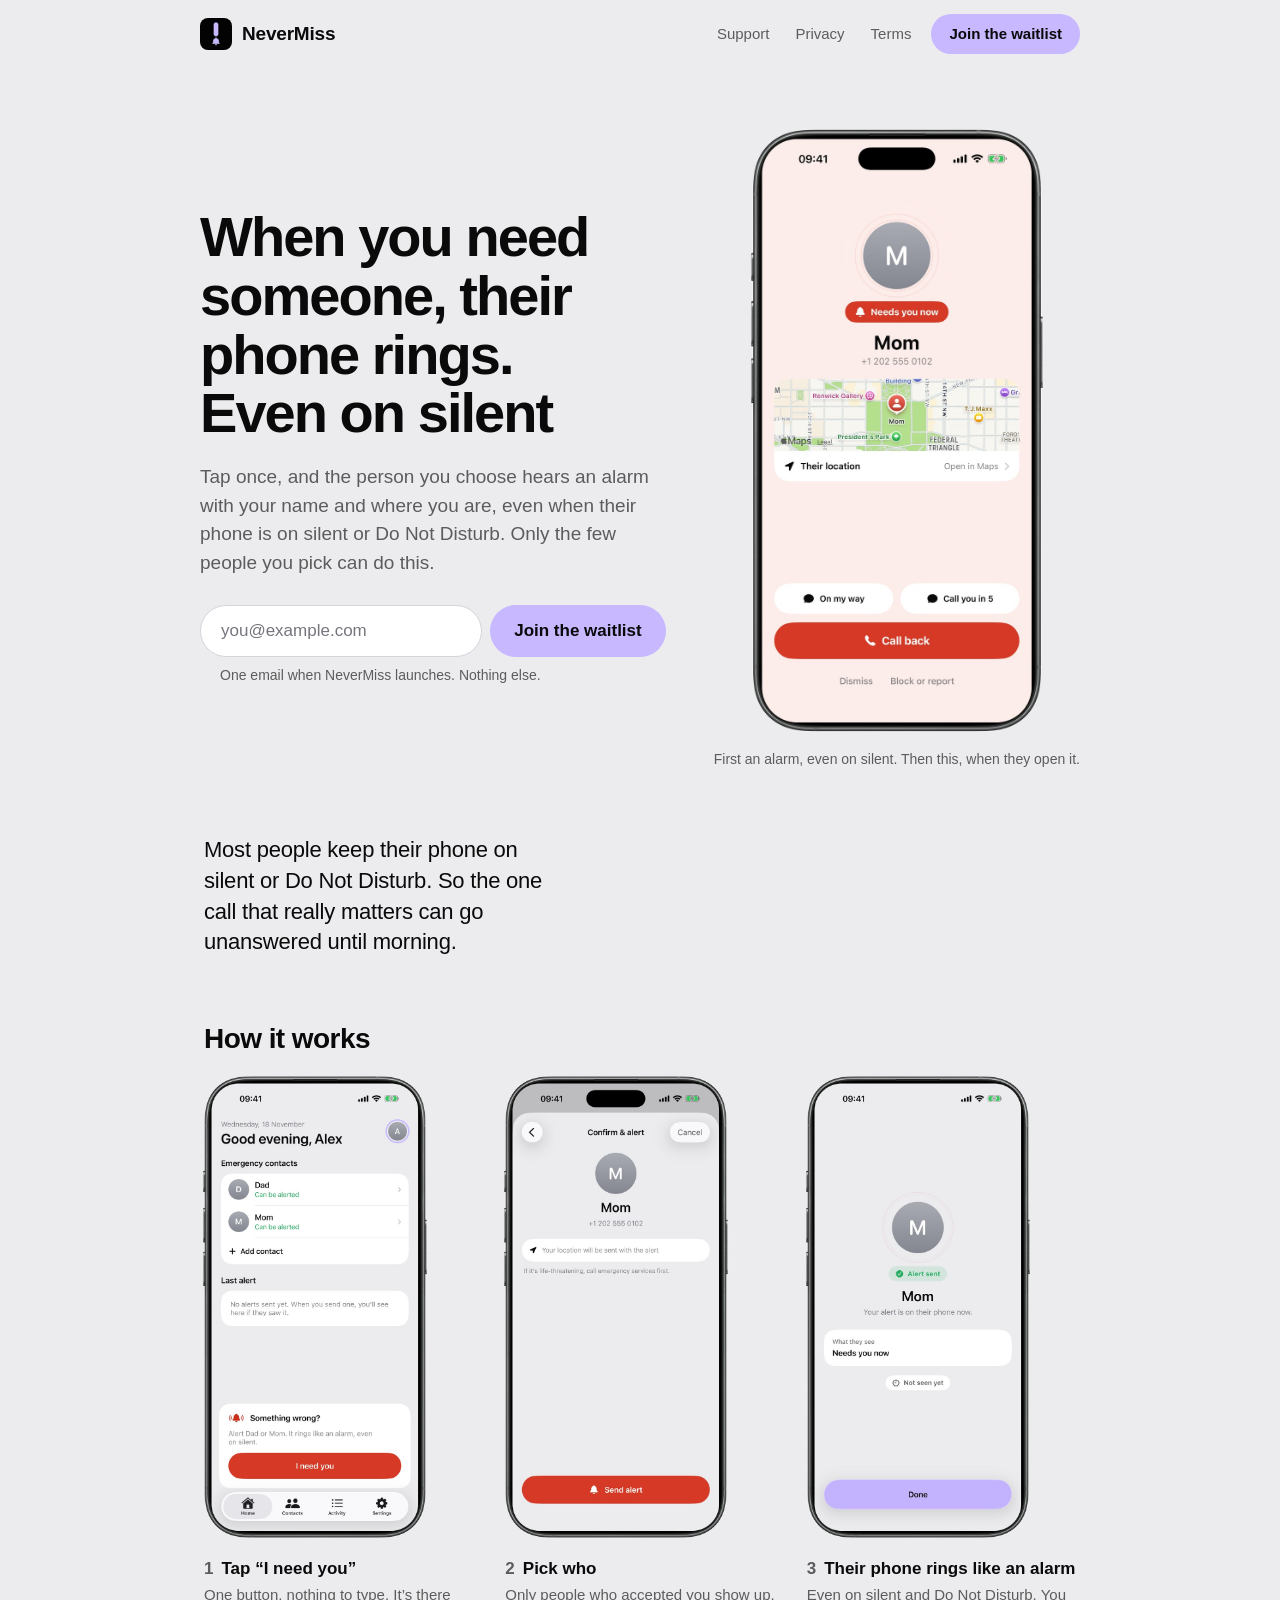
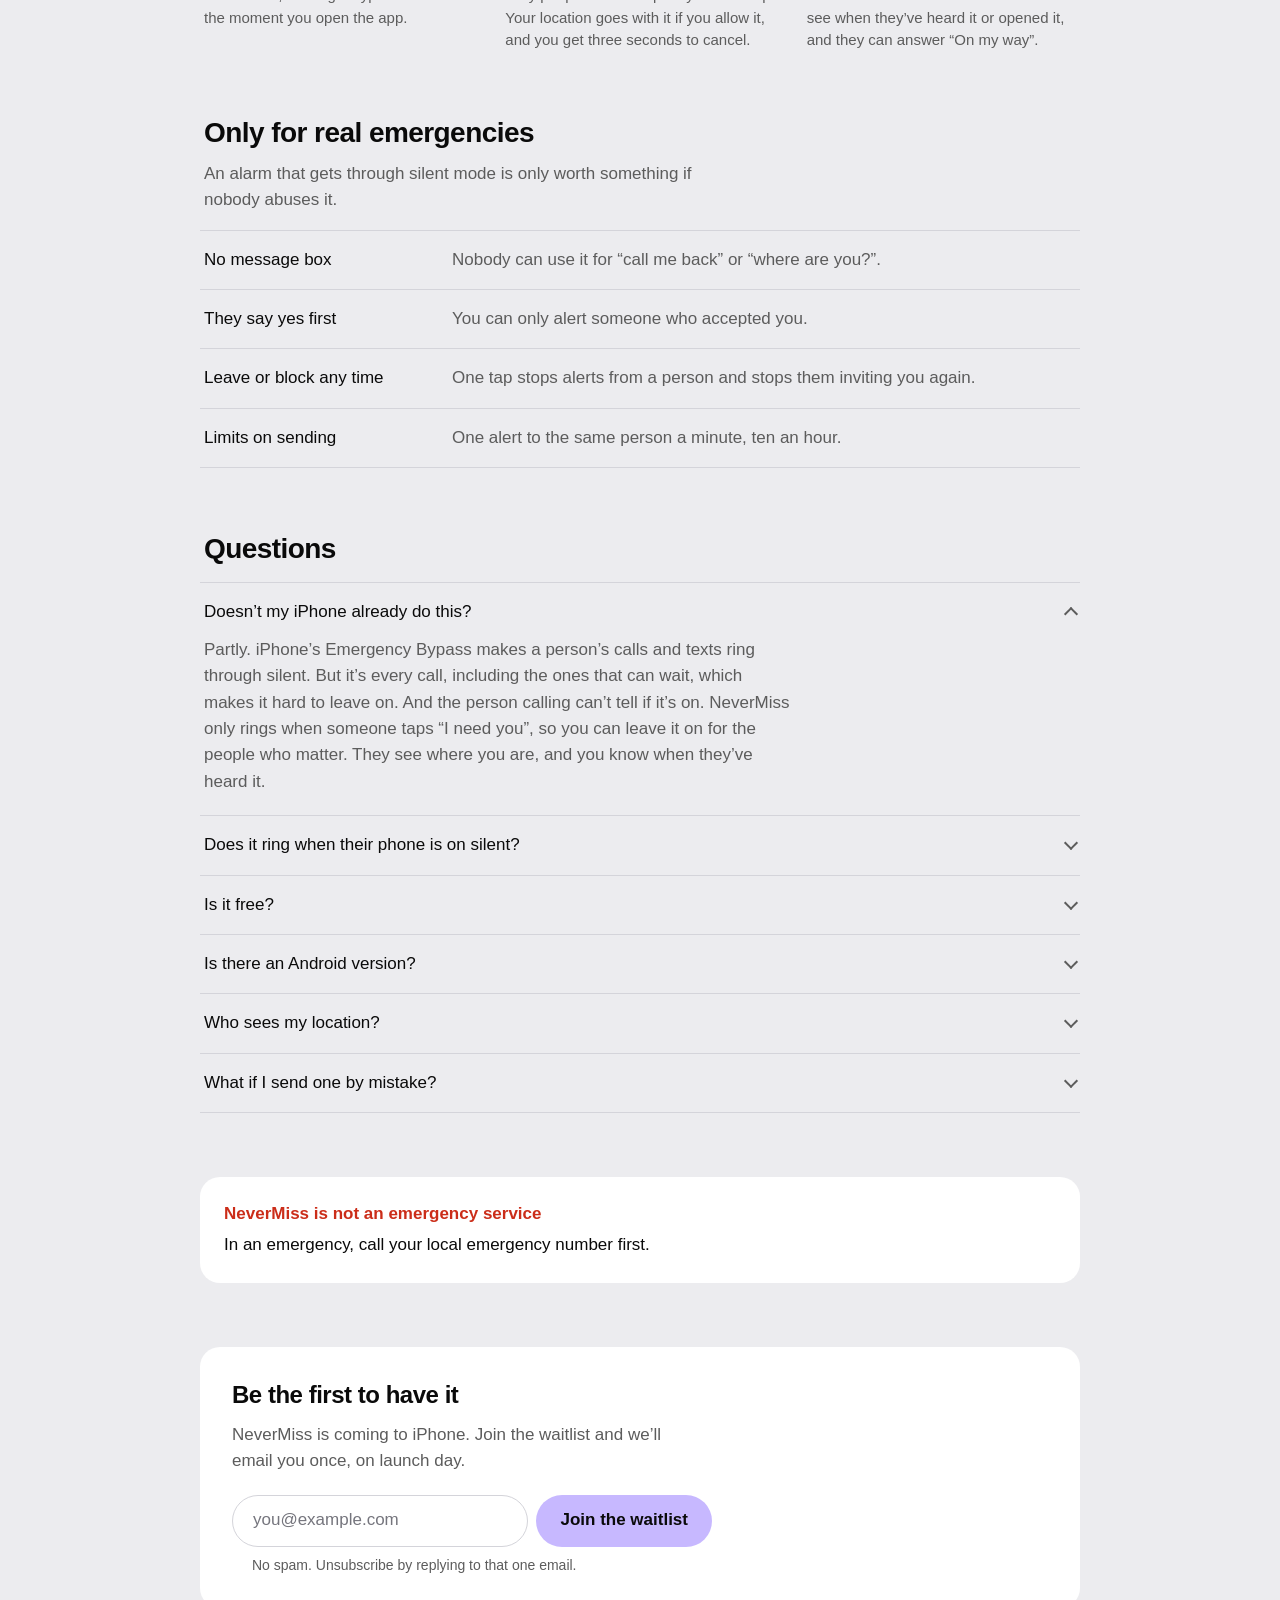
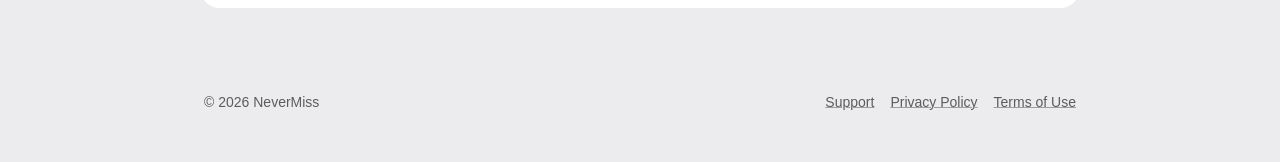
<file: index.html>
<!doctype html>
<html lang="en">
<head>
  <meta charset="utf-8">
  <meta name="viewport" content="width=device-width, initial-scale=1">
  <title>NeverMiss: reach your people, even on silent</title>
  <meta name="description" content="When you need someone, NeverMiss rings their iPhone like an alarm, even on silent or Do Not Disturb. Only the few people you choose can do it. Join the waitlist for NeverMiss on iPhone.">
  <meta name="theme-color" content="#ECECEF">
  <meta property="og:type" content="website">
  <meta property="og:title" content="NeverMiss: reach your people, even on silent">
  <meta property="og:description" content="One tap rings their iPhone like an alarm, even on silent. Only for the few people you choose. Join the waitlist.">
  <meta property="og:url" content="https://nov2107.github.io/nevermiss-site/">
  <meta property="og:image" content="https://nov2107.github.io/nevermiss-site/img/og.png">
  <meta name="twitter:card" content="summary_large_image">
  <link rel="icon" href="img/favicon-32.png" sizes="32x32">
  <link rel="apple-touch-icon" href="img/apple-touch-icon.png">
  <link rel="stylesheet" href="style.css?v=6">
</head>
<body class="landing">
<a class="skip-link" href="#main">Skip to content</a>

<header class="site-header site-header--sticky" data-header>
  <div class="site-header__inner">
    <a class="brand" href="index.html">
      <img class="brand__icon" src="img/icon-96.png" width="32" height="32" alt="">
      NeverMiss
    </a>
    <nav aria-label="Site" class="site-header__nav">
      <a href="support.html">Support</a>
      <a href="privacy.html">Privacy</a>
      <a href="terms.html">Terms</a>
    </nav>
    <a class="button button--small" href="#join" data-focus-email><span>Join <span class="hide-narrow">the </span>waitlist</span></a>
  </div>
</header>

<main id="main">
  <section class="hero" aria-labelledby="hero-title">
    <div class="hero__text">
      <h1 id="hero-title">When you need someone, their phone rings. Even on&nbsp;silent</h1>
      <p class="lede">Tap once, and the person you choose hears an alarm with your name and where you are, even when their phone is on silent or Do&nbsp;Not&nbsp;Disturb. Only the few people you pick can do this.</p>

      <form class="waitlist" id="join" data-source="hero" novalidate>
        <label class="visually-hidden" for="email-hero">Email address</label>
        <div class="waitlist__row">
          <input class="waitlist__input" id="email-hero" name="email" type="email" inputmode="email" autocomplete="email" autocapitalize="off" spellcheck="false" placeholder="you@example.com" required>
          <button class="button waitlist__button" type="submit">Join the waitlist</button>
        </div>
        <div class="waitlist__trap" aria-hidden="true">
          <label for="website-hero">Leave this empty</label>
          <input id="website-hero" name="website" type="text" tabindex="-1" autocomplete="off">
        </div>
        <p class="waitlist__note" data-status role="status">One email when NeverMiss launches. Nothing else.</p>
      </form>
    </div>

    <figure class="hero__phone">
      <div class="hero__device">
        <img class="device" src="img/alert-screen.jpg?v=3" width="700" height="1431"
             alt="NeverMiss alert on the receiver’s iPhone: Mom needs you now, with her location on a map, reply buttons On my way and Call you in 5, and a Call back button.">
      </div>
      <figcaption>First an alarm, even on silent. Then this, when they open it.</figcaption>
    </figure>
  </section>

  <section class="section problem" aria-label="The problem">
    <p>Most people keep their phone on silent or Do Not Disturb. So the one call that really matters can go unanswered until morning.</p>
  </section>

  <section class="section" aria-labelledby="how-title">
    <h2 class="section__title" id="how-title">How it works</h2>
    <ol class="steps">
      <li class="step">
        <img class="step__shot" src="img/step-home.jpg?v=1" width="700" height="1431" loading="lazy"
             alt="Home screen: emergency contacts Dad and Mom, and a red I need you button.">
        <div class="step__text">
          <h3><span class="step__number">1</span>Tap “I need you”</h3>
          <p>One button, nothing to type. It’s there the moment you open the app.</p>
        </div>
      </li>
      <li class="step">
        <img class="step__shot" src="img/step-send.jpg?v=1" width="700" height="1431" loading="lazy"
             alt="Confirm screen: alerting Mom, your location will be sent with the alert, and a red Send alert button.">
        <div class="step__text">
          <h3><span class="step__number">2</span>Pick who</h3>
          <p>Only people who accepted you show up. Your location goes with it if you allow it, and you get three seconds to cancel.</p>
        </div>
      </li>
      <li class="step">
        <img class="step__shot" src="img/step-alert-sent.jpg?v=1" width="700" height="1431" loading="lazy"
             alt="Alert sent screen: Mom, alert sent, what they see is Needs you now, status Not seen yet.">
        <div class="step__text">
          <h3><span class="step__number">3</span>Their phone rings like an alarm</h3>
          <p>Even on silent and Do Not Disturb. You see when they’ve heard it or opened it, and they can answer “On my way”.</p>
        </div>
      </li>
    </ol>
  </section>

  <section class="section" aria-labelledby="trust-title">
    <h2 class="section__title" id="trust-title">Only for real emergencies</h2>
    <p class="section__intro">An alarm that gets through silent mode is only worth something if nobody abuses it.</p>
    <dl class="rules">
      <div>
        <dt>No message box</dt>
        <dd>Nobody can use it for “call me back” or “where are you?”.</dd>
      </div>
      <div>
        <dt>They say yes first</dt>
        <dd>You can only alert someone who accepted you.</dd>
      </div>
      <div>
        <dt>Leave or block any time</dt>
        <dd>One tap stops alerts from a person and stops them inviting you again.</dd>
      </div>
      <div>
        <dt>Limits on sending</dt>
        <dd>One alert to the same person a minute, ten an hour.</dd>
      </div>
    </dl>
  </section>

  <section class="section" aria-labelledby="faq-title">
    <h2 class="section__title" id="faq-title">Questions</h2>
    <div class="questions">
      <details open>
        <summary>Doesn’t my iPhone already do this?</summary>
        <p>Partly. iPhone’s Emergency Bypass makes a person’s calls and texts ring through silent. But it’s every call, including the ones that can wait, which makes it hard to leave on. And the person calling can’t tell if it’s on. NeverMiss only rings when someone taps “I need you”, so you can leave it on for the people who matter. They see where you are, and you know when they’ve heard it.</p>
      </details>
      <details>
        <summary>Does it ring when their phone is on silent?</summary>
        <p>Yes. It rings like an iPhone alarm, even on silent and Do Not Disturb, once they’ve allowed alarms for NeverMiss. It needs iOS 26 or later.</p>
      </details>
      <details>
        <summary>Is it free?</summary>
        <p>Yes. Downloading NeverMiss and sending alerts is free, with no ads.</p>
      </details>
      <details>
        <summary>Is there an Android version?</summary>
        <p>Not yet. NeverMiss is for iPhone, and the people you alert need it on their iPhone too.</p>
      </details>
      <details>
        <summary>Who sees my location?</summary>
        <p>Only the person you alert, and only if you’ve allowed location. It’s sent with the alert and never collected at any other time. <a href="privacy.html">Privacy policy</a></p>
      </details>
      <details>
        <summary>What if I send one by mistake?</summary>
        <p>You get three seconds to cancel before it goes. If it’s already sent, stop it from the app and tell them why. They get that straight away.</p>
      </details>
    </div>
  </section>

  <section class="section">
    <div class="card notice">
      <p class="urgent-title">NeverMiss is not an emergency service</p>
      <p>In an emergency, call your local emergency number first.</p>
    </div>
  </section>

  <section class="section closing" aria-labelledby="closing-title">
    <div class="card closing__card">
      <h2 id="closing-title">Be the first to have it</h2>
      <p>NeverMiss is coming to iPhone. Join the waitlist and we’ll email you once, on launch day.</p>
      <form class="waitlist" data-source="footer" novalidate>
        <label class="visually-hidden" for="email-footer">Email address</label>
        <div class="waitlist__row">
          <input class="waitlist__input" id="email-footer" name="email" type="email" inputmode="email" autocomplete="email" autocapitalize="off" spellcheck="false" placeholder="you@example.com" required>
          <button class="button waitlist__button" type="submit">Join the waitlist</button>
        </div>
        <div class="waitlist__trap" aria-hidden="true">
          <label for="website-footer">Leave this empty</label>
          <input id="website-footer" name="website" type="text" tabindex="-1" autocomplete="off">
        </div>
        <p class="waitlist__note" data-status role="status">No spam. Unsubscribe by replying to that one email.</p>
      </form>
    </div>
  </section>
</main>

<footer>
  <span>© 2026 NeverMiss</span>
  <a href="support.html">Support</a>
  <a href="privacy.html">Privacy Policy</a>
  <a href="terms.html">Terms of Use</a>
</footer>

<script>
(() => {
  // Public publishable key: the waitlist table only accepts new emails (see
  // NeverMissSkillsv1/supabase/migrations/20261008120000_waitlist.sql).
  const ENDPOINT = 'https://nolsftstnjvgbmjnlxcf.supabase.co/rest/v1/waitlist';
  const KEY = 'sb_publishable_azOAO3CR55dzI-IAD7Ym9A_Ckuyjc5p';

  // ?ref=reddit on a shared link tells you which post the sign-up came from.
  const ref = new URLSearchParams(location.search).get('ref');
  const forms = document.querySelectorAll('.waitlist');

  function showDone(message) {
    forms.forEach((form) => {
      form.classList.add('is-done');
      form.querySelector('[data-status]').textContent = message;
    });
  }

  forms.forEach((form) => {
    const input = form.querySelector('input[name="email"]');
    const button = form.querySelector('button');
    const status = form.querySelector('[data-status]');
    const idleNote = status.textContent;
    const idleLabel = button.textContent;

    input.addEventListener('input', () => {
      if (form.classList.contains('is-error')) {
        form.classList.remove('is-error');
        input.removeAttribute('aria-invalid');
        status.textContent = idleNote;
      }
    });

    form.addEventListener('submit', async (event) => {
      event.preventDefault();
      if (form.classList.contains('is-sending') || form.classList.contains('is-done')) return;

      // Bots fill every field; people never see this one.
      if (form.querySelector('input[name="website"]').value) {
        showDone('You’re on the list. We’ll email you on launch day.');
        return;
      }

      const email = input.value.trim().toLowerCase();
      if (!input.checkValidity() || !/^[^@\s]+@[^@\s]+\.[^@\s]+$/.test(email)) {
        form.classList.add('is-error');
        input.setAttribute('aria-invalid', 'true');
        status.textContent = 'Enter a full email address, like name@example.com.';
        input.focus();
        return;
      }

      form.classList.add('is-sending');
      button.disabled = true;
      button.textContent = 'Joining…';

      try {
        const response = await fetch(ENDPOINT, {
          method: 'POST',
          headers: { apikey: KEY, 'Content-Type': 'application/json', Prefer: 'return=minimal' },
          body: JSON.stringify({ email, source: (ref || form.dataset.source).slice(0, 40) }),
        });
        if (response.ok) {
          showDone('You’re on the list. We’ll email you on launch day.');
        } else if (response.status === 409) {
          showDone('You’re already on the list. See you on launch day.');
        } else {
          throw new Error(String(response.status));
        }
      } catch {
        form.classList.add('is-error');
        status.textContent = 'That didn’t go through. Check your connection and try again, or email info.nevermiss@gmail.com.';
      } finally {
        form.classList.remove('is-sending');
        button.disabled = false;
        button.textContent = idleLabel;
      }
    });
  });

  // Header button: jump to the first form and put the cursor in the email field.
  document.querySelectorAll('[data-focus-email]').forEach((link) => {
    link.addEventListener('click', (event) => {
      const input = document.getElementById('email-hero');
      if (!input || document.querySelector('.waitlist.is-done')) return;
      event.preventDefault();
      const reduce = matchMedia('(prefers-reduced-motion: reduce)').matches;
      input.closest('form').scrollIntoView({ behavior: reduce ? 'auto' : 'smooth', block: 'center' });
      input.focus({ preventScroll: true });
    });
  });

  // Hairline under the header only once the page has scrolled under it.
  const header = document.querySelector('[data-header]');
  const onScroll = () => header.toggleAttribute('data-scrolled', scrollY > 4);
  addEventListener('scroll', onScroll, { passive: true });
  onScroll();
})();
</script>
</body>
</html>
</file>
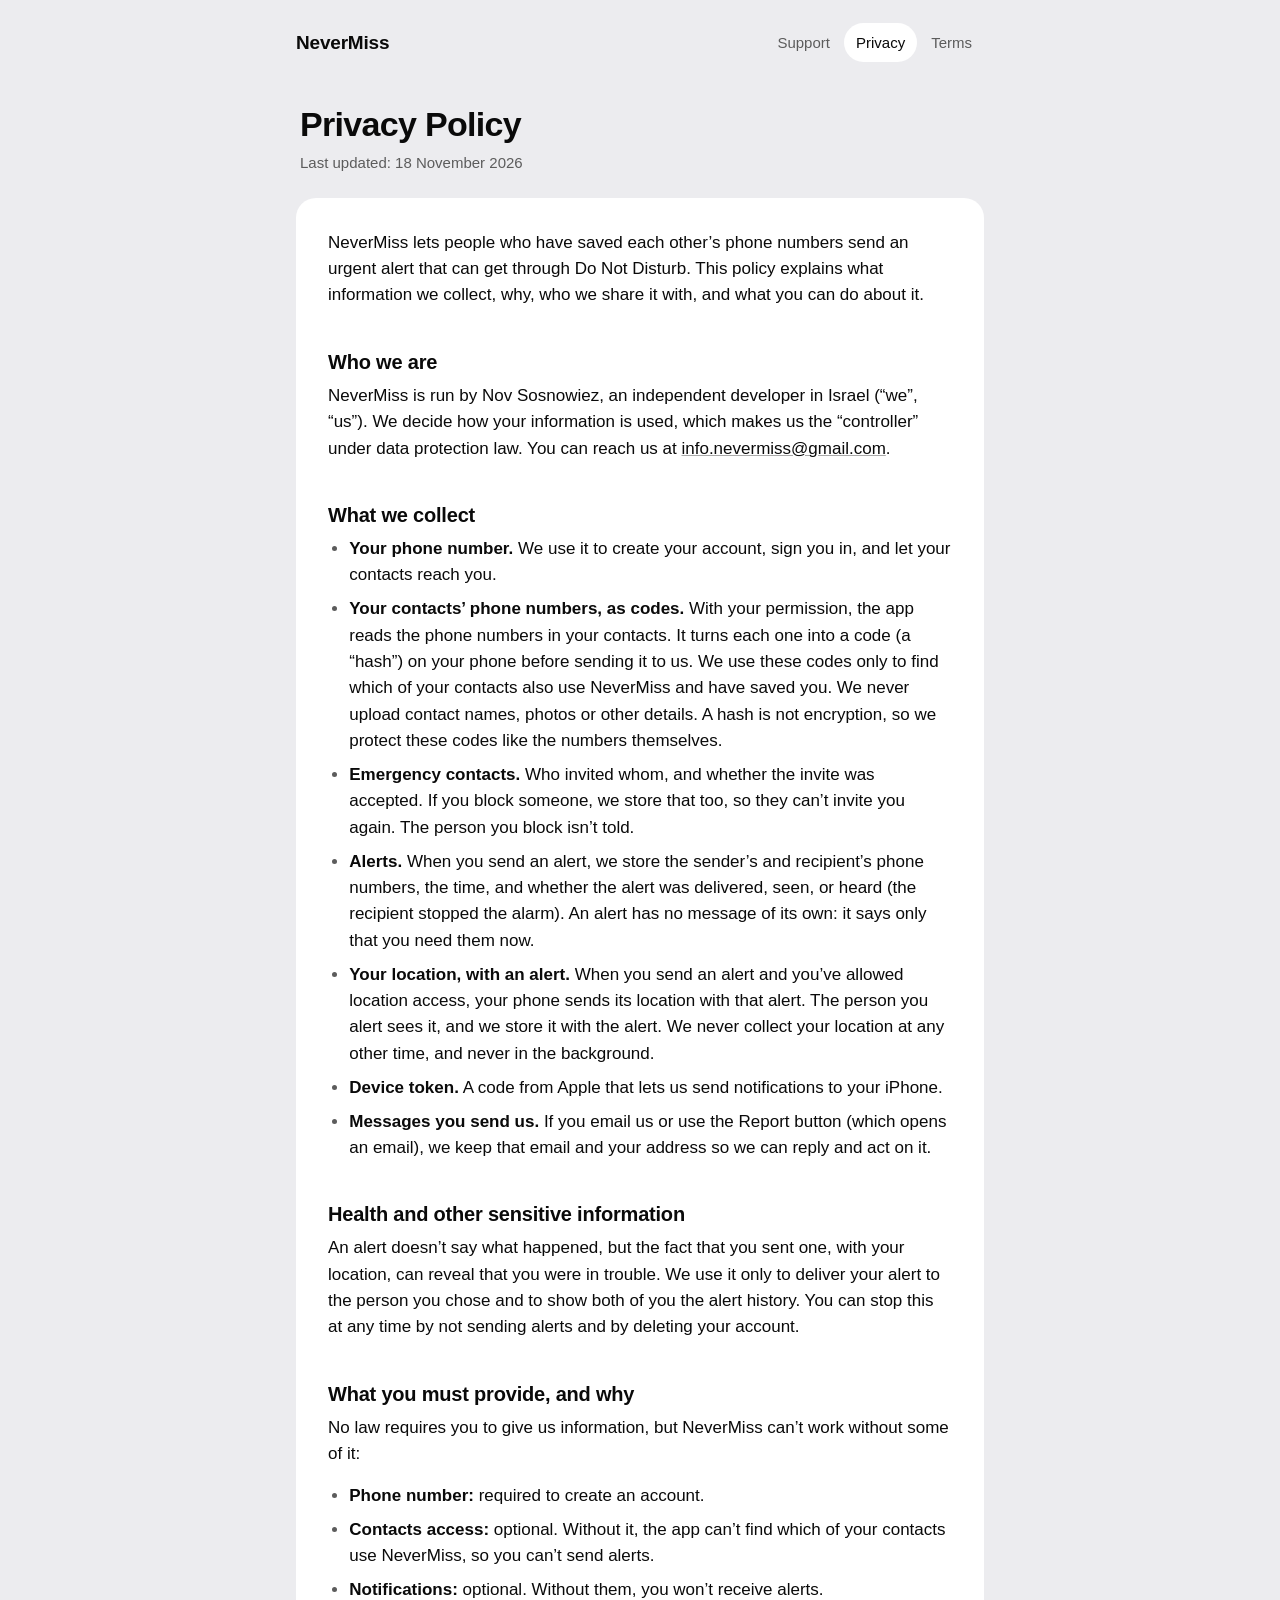
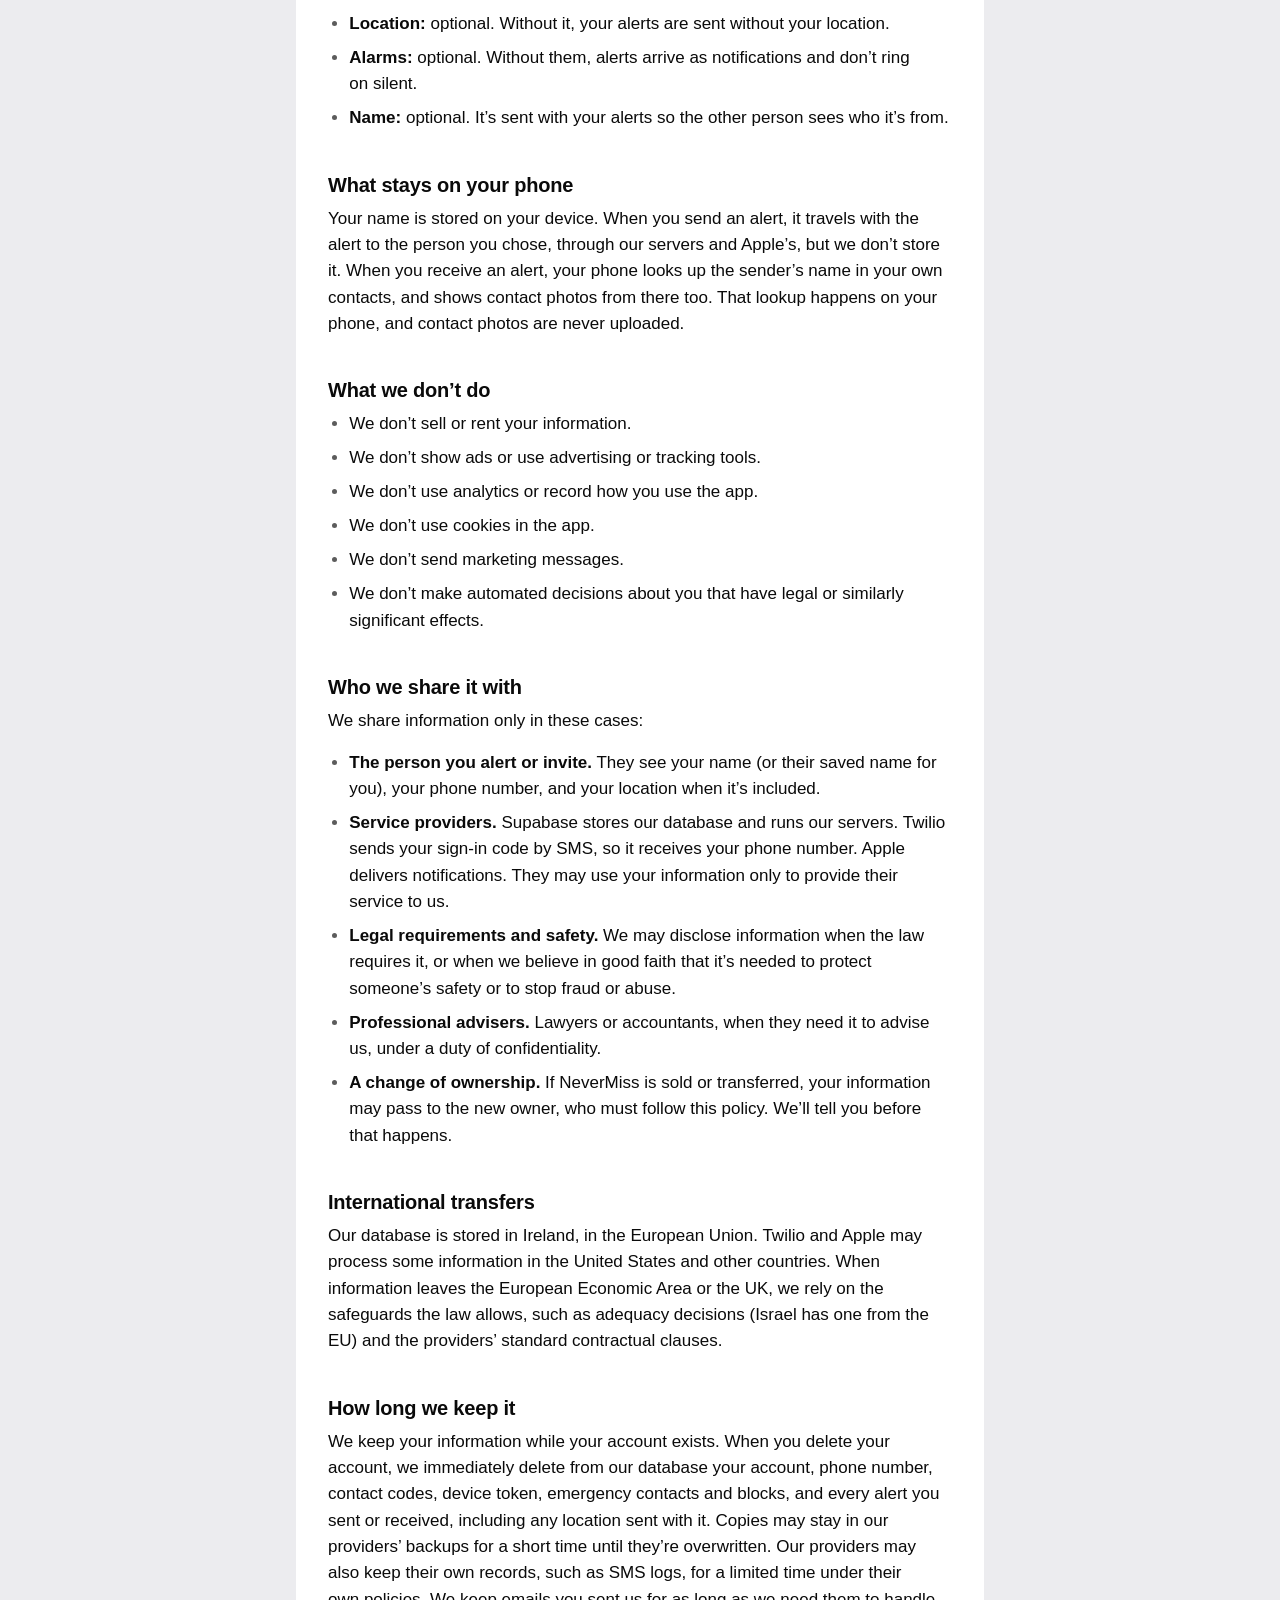
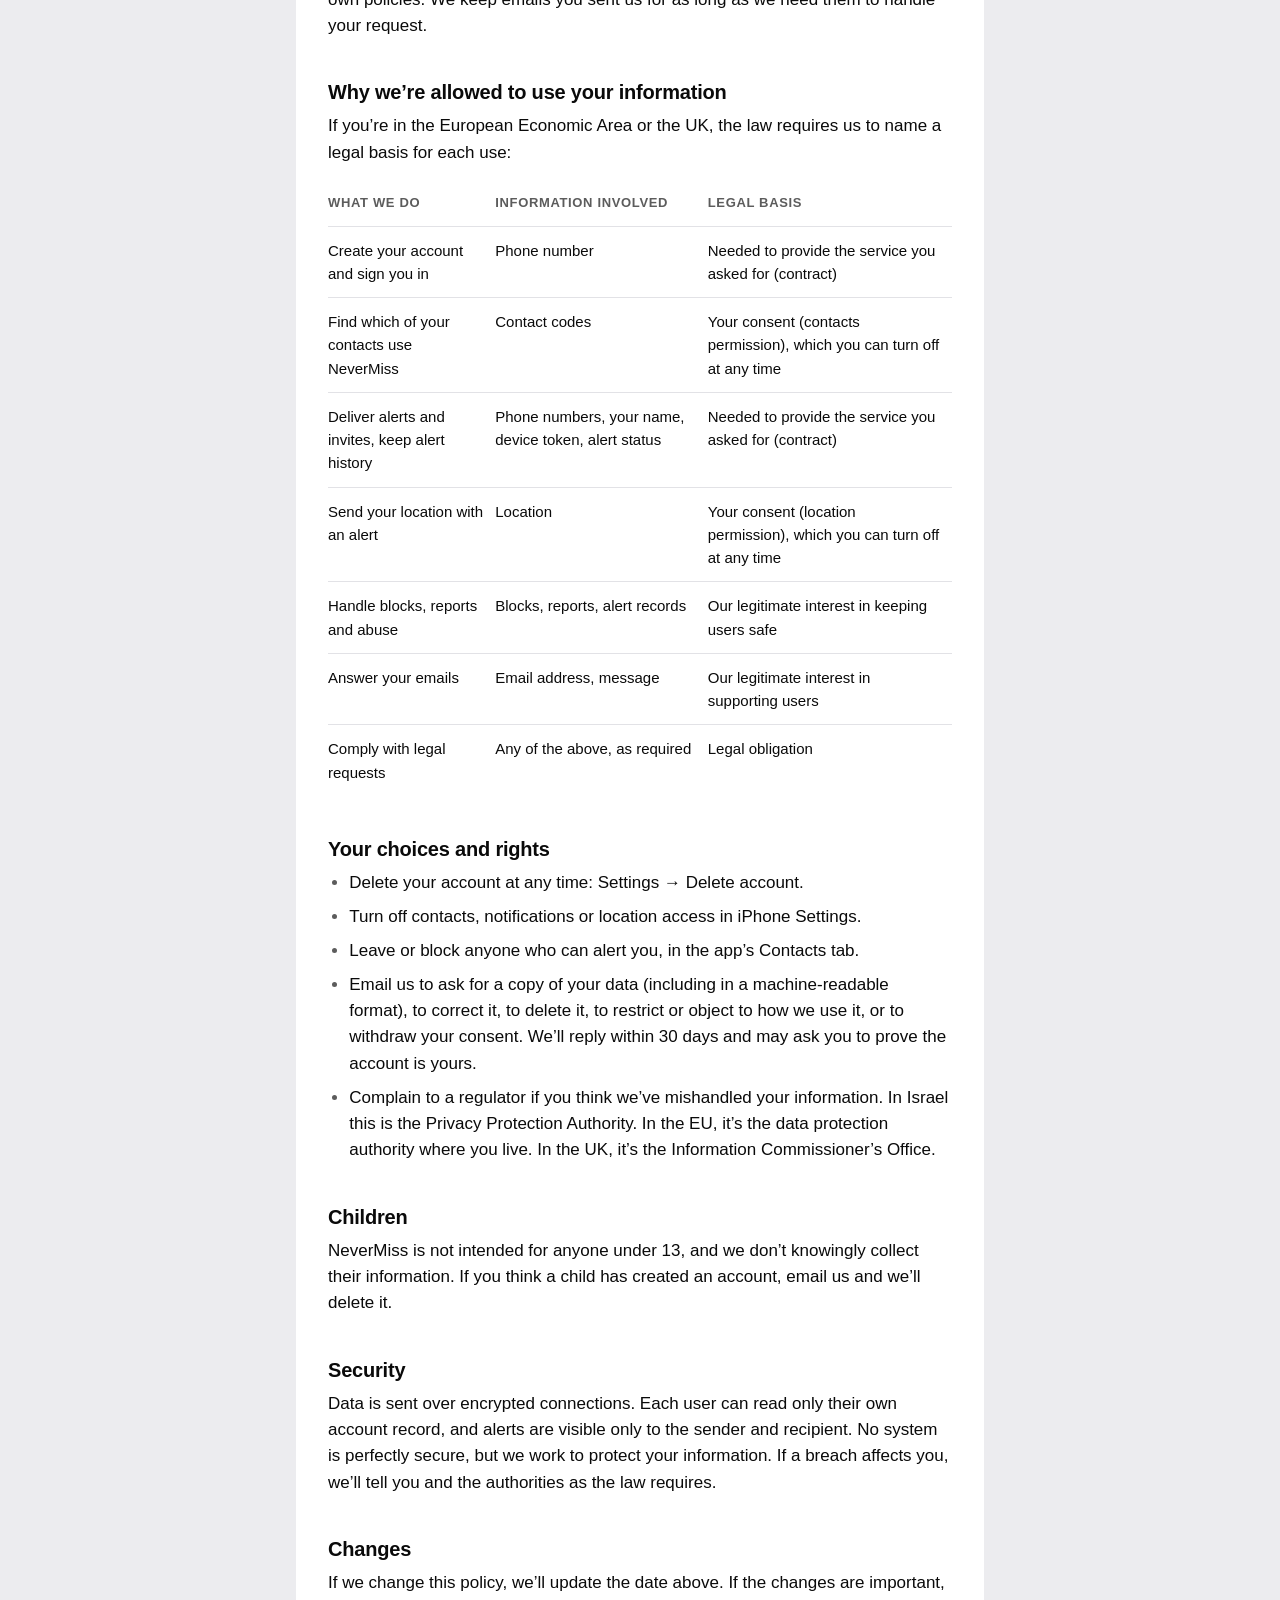
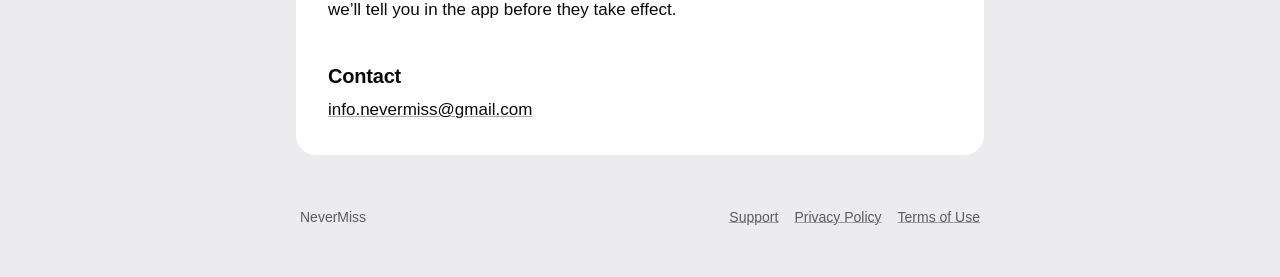
<file: privacy.html>
<!doctype html>
<html lang="en">
<head>
  <meta charset="utf-8">
  <meta name="viewport" content="width=device-width, initial-scale=1">
  <title>NeverMiss Privacy Policy</title>
  <meta name="theme-color" content="#ECECEF">
  <link rel="icon" href="img/favicon-32.png" sizes="32x32">
  <link rel="apple-touch-icon" href="img/apple-touch-icon.png">
  <link rel="stylesheet" href="style.css">
</head>
<body>
<a class="skip-link" href="#main">Skip to content</a>
<header class="site-header">
  <a class="brand" href="index.html">NeverMiss</a>
  <nav aria-label="Site">
    <a href="support.html">Support</a>
    <a href="privacy.html" aria-current="page">Privacy</a>
    <a href="terms.html">Terms</a>
  </nav>
</header>

<main id="main">
  <div class="page-title">
    <h1>Privacy Policy</h1>
    <p class="subtitle">Last updated: 18 November 2026</p>
  </div>
  <article class="card prose">
    <p>NeverMiss lets people who have saved each other’s phone numbers send an urgent alert that can get through Do Not Disturb. This policy explains what information we collect, why, who we share it with, and what you can do about it.</p>

    <h2>Who we are</h2>
    <p>NeverMiss is run by Nov Sosnowiez, an independent developer in Israel (“we”, “us”). We decide how your information is used, which makes us the “controller” under data protection law. You can reach us at <a href="mailto:info.nevermiss@gmail.com">info.nevermiss@gmail.com</a>.</p>

    <h2>What we collect</h2>
    <ul>
      <li><strong>Your phone number.</strong> We use it to create your account, sign you in, and let your contacts reach you.</li>
      <li><strong>Your contacts’ phone numbers, as codes.</strong> With your permission, the app reads the phone numbers in your contacts. It turns each one into a code (a “hash”) on your phone before sending it to us. We use these codes only to find which of your contacts also use NeverMiss and have saved you. We never upload contact names, photos or other details. A hash is not encryption, so we protect these codes like the numbers themselves.</li>
      <li><strong>Emergency contacts.</strong> Who invited whom, and whether the invite was accepted. If you block someone, we store that too, so they can’t invite you again. The person you block isn’t told.</li>
      <li><strong>Alerts.</strong> When you send an alert, we store the sender’s and recipient’s phone numbers, the time, and whether the alert was delivered, seen, or heard (the recipient stopped the alarm). An alert has no message of its own: it says only that you need them now.</li>
      <li><strong>Your location, with an alert.</strong> When you send an alert and you’ve allowed location access, your phone sends its location with that alert. The person you alert sees it, and we store it with the alert. We never collect your location at any other time, and never in the background.</li>
      <li><strong>Device token.</strong> A code from Apple that lets us send notifications to your iPhone.</li>
      <li><strong>Messages you send us.</strong> If you email us or use the Report button (which opens an email), we keep that email and your address so we can reply and act on it.</li>
    </ul>

    <h2>Health and other sensitive information</h2>
    <p>An alert doesn’t say what happened, but the fact that you sent one, with your location, can reveal that you were in trouble. We use it only to deliver your alert to the person you chose and to show both of you the alert history. You can stop this at any time by not sending alerts and by deleting your account.</p>

    <h2>What you must provide, and why</h2>
    <p>No law requires you to give us information, but NeverMiss can’t work without some of it:</p>
    <ul>
      <li><strong>Phone number:</strong> required to create an account.</li>
      <li><strong>Contacts access:</strong> optional. Without it, the app can’t find which of your contacts use NeverMiss, so you can’t send alerts.</li>
      <li><strong>Notifications:</strong> optional. Without them, you won’t receive alerts.</li>
      <li><strong>Location:</strong> optional. Without it, your alerts are sent without your location.</li>
      <li><strong>Alarms:</strong> optional. Without them, alerts arrive as notifications and don’t ring on silent.</li>
      <li><strong>Name:</strong> optional. It’s sent with your alerts so the other person sees who it’s from.</li>
    </ul>

    <h2>What stays on your phone</h2>
    <p>Your name is stored on your device. When you send an alert, it travels with the alert to the person you chose, through our servers and Apple’s, but we don’t store it. When you receive an alert, your phone looks up the sender’s name in your own contacts, and shows contact photos from there too. That lookup happens on your phone, and contact photos are never uploaded.</p>

    <h2>What we don’t do</h2>
    <ul>
      <li>We don’t sell or rent your information.</li>
      <li>We don’t show ads or use advertising or tracking tools.</li>
      <li>We don’t use analytics or record how you use the app.</li>
      <li>We don’t use cookies in the app.</li>
      <li>We don’t send marketing messages.</li>
      <li>We don’t make automated decisions about you that have legal or similarly significant effects.</li>
    </ul>

    <h2>Who we share it with</h2>
    <p>We share information only in these cases:</p>
    <ul>
      <li><strong>The person you alert or invite.</strong> They see your name (or their saved name for you), your phone number, and your location when it’s included.</li>
      <li><strong>Service providers.</strong> Supabase stores our database and runs our servers. Twilio sends your sign-in code by SMS, so it receives your phone number. Apple delivers notifications. They may use your information only to provide their service to us.</li>
      <li><strong>Legal requirements and safety.</strong> We may disclose information when the law requires it, or when we believe in good faith that it’s needed to protect someone’s safety or to stop fraud or abuse.</li>
      <li><strong>Professional advisers.</strong> Lawyers or accountants, when they need it to advise us, under a duty of confidentiality.</li>
      <li><strong>A change of ownership.</strong> If NeverMiss is sold or transferred, your information may pass to the new owner, who must follow this policy. We’ll tell you before that happens.</li>
    </ul>

    <h2>International transfers</h2>
    <p>Our database is stored in Ireland, in the European Union. Twilio and Apple may process some information in the United States and other countries. When information leaves the European Economic Area or the UK, we rely on the safeguards the law allows, such as adequacy decisions (Israel has one from the EU) and the providers’ standard contractual clauses.</p>

    <h2>How long we keep it</h2>
    <p>We keep your information while your account exists. When you delete your account, we immediately delete from our database your account, phone number, contact codes, device token, emergency contacts and blocks, and every alert you sent or received, including any location sent with it. Copies may stay in our providers’ backups for a short time until they’re overwritten. Our providers may also keep their own records, such as SMS logs, for a limited time under their own policies. We keep emails you sent us for as long as we need them to handle your request.</p>

    <h2 id="legal-bases">Why we’re allowed to use your information</h2>
    <p>If you’re in the European Economic Area or the UK, the law requires us to name a legal basis for each use:</p>
        <table>
      <thead><tr><th>What we do</th><th>Information involved</th><th>Legal basis</th></tr></thead>
      <tbody>
        <tr><td data-label="What we do">Create your account and sign you in</td><td data-label="Information involved">Phone number</td><td data-label="Legal basis">Needed to provide the service you asked for (contract)</td></tr>
        <tr><td data-label="What we do">Find which of your contacts use NeverMiss</td><td data-label="Information involved">Contact codes</td><td data-label="Legal basis">Your consent (contacts permission), which you can turn off at any time</td></tr>
        <tr><td data-label="What we do">Deliver alerts and invites, keep alert history</td><td data-label="Information involved">Phone numbers, your name, device token, alert status</td><td data-label="Legal basis">Needed to provide the service you asked for (contract)</td></tr>
        <tr><td data-label="What we do">Send your location with an alert</td><td data-label="Information involved">Location</td><td data-label="Legal basis">Your consent (location permission), which you can turn off at any time</td></tr>
        <tr><td data-label="What we do">Handle blocks, reports and abuse</td><td data-label="Information involved">Blocks, reports, alert records</td><td data-label="Legal basis">Our legitimate interest in keeping users safe</td></tr>
        <tr><td data-label="What we do">Answer your emails</td><td data-label="Information involved">Email address, message</td><td data-label="Legal basis">Our legitimate interest in supporting users</td></tr>
        <tr><td data-label="What we do">Comply with legal requests</td><td data-label="Information involved">Any of the above, as required</td><td data-label="Legal basis">Legal obligation</td></tr>
      </tbody>
    </table>

    <h2>Your choices and rights</h2>
    <ul>
      <li>Delete your account at any time: Settings &rarr; Delete account.</li>
      <li>Turn off contacts, notifications or location access in iPhone Settings.</li>
      <li>Leave or block anyone who can alert you, in the app’s Contacts tab.</li>
      <li>Email us to ask for a copy of your data (including in a machine-readable format), to correct it, to delete it, to restrict or object to how we use it, or to withdraw your consent. We’ll reply within 30 days and may ask you to prove the account is yours.</li>
      <li>Complain to a regulator if you think we’ve mishandled your information. In Israel this is the Privacy Protection Authority. In the EU, it’s the data protection authority where you live. In the UK, it’s the Information Commissioner’s Office.</li>
    </ul>

    <h2>Children</h2>
    <p>NeverMiss is not intended for anyone under 13, and we don’t knowingly collect their information. If you think a child has created an account, email us and we’ll delete it.</p>

    <h2>Security</h2>
    <p>Data is sent over encrypted connections. Each user can read only their own account record, and alerts are visible only to the sender and recipient. No system is perfectly secure, but we work to protect your information. If a breach affects you, we’ll tell you and the authorities as the law requires.</p>

    <h2>Changes</h2>
    <p>If we change this policy, we’ll update the date above. If the changes are important, we’ll tell you in the app before they take effect.</p>

    <h2>Contact</h2>
    <p><a href="mailto:info.nevermiss@gmail.com">info.nevermiss@gmail.com</a></p>
  </article>
</main>
<footer>
  <span>NeverMiss</span>
  <a href="support.html">Support</a>
  <a href="privacy.html">Privacy Policy</a>
  <a href="terms.html">Terms of Use</a>
</footer>
</body>
</html>
</file>
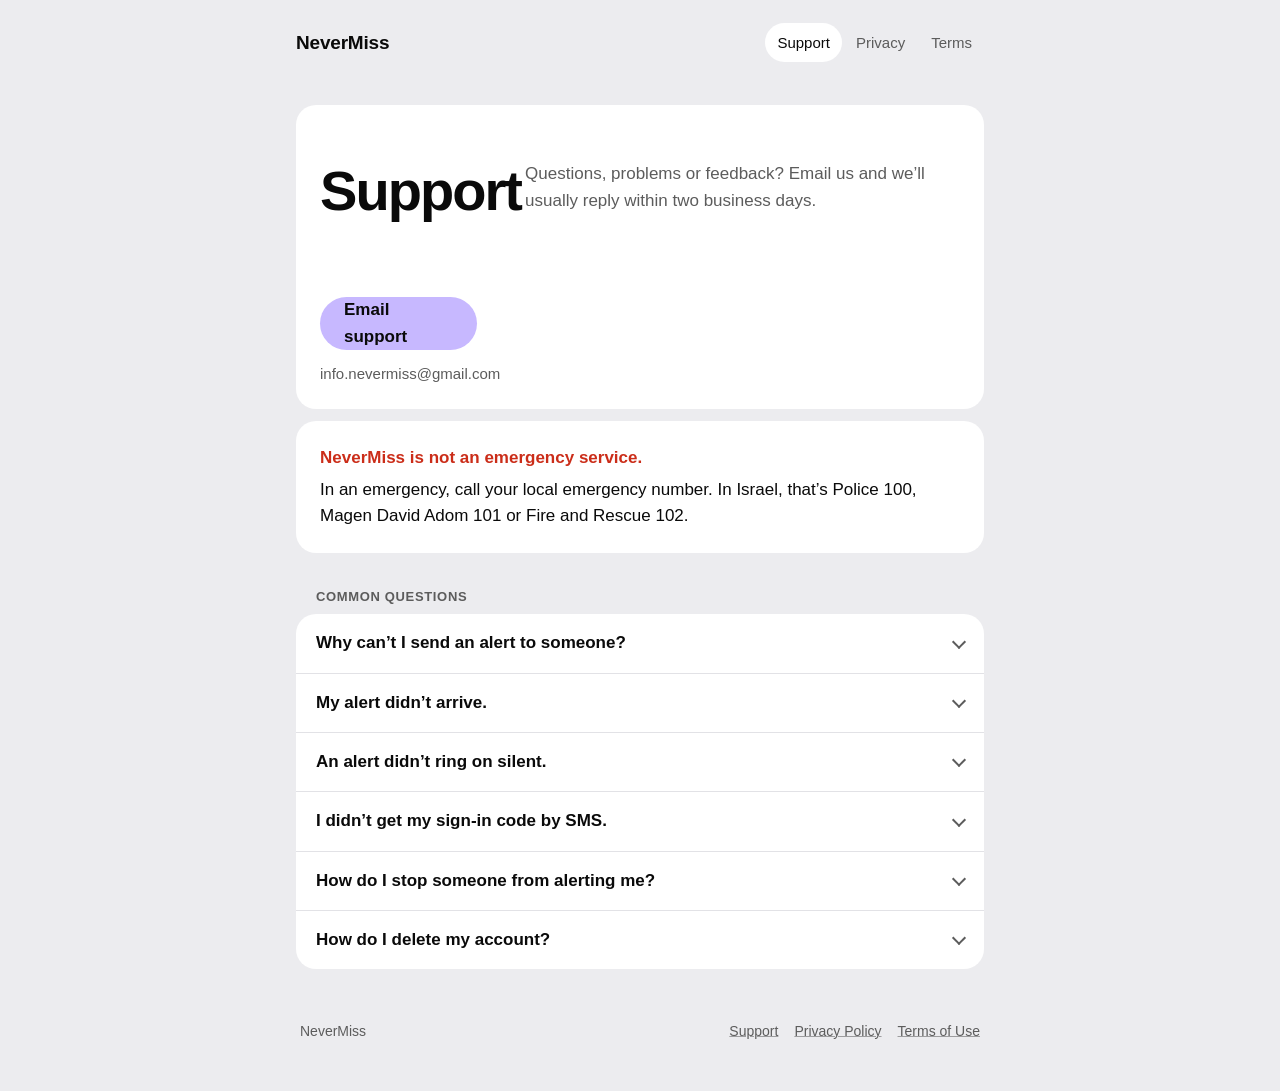
<file: support.html>
<!doctype html>
<html lang="en">
<head>
  <meta charset="utf-8">
  <meta name="viewport" content="width=device-width, initial-scale=1">
  <title>NeverMiss Support</title>
  <meta name="theme-color" content="#ECECEF">
  <link rel="icon" href="img/favicon-32.png" sizes="32x32">
  <link rel="apple-touch-icon" href="img/apple-touch-icon.png">
  <link rel="stylesheet" href="style.css">
</head>
<body>
<a class="skip-link" href="#main">Skip to content</a>
<header class="site-header">
  <a class="brand" href="index.html">NeverMiss</a>
  <nav aria-label="Site">
    <a href="support.html" aria-current="page">Support</a>
    <a href="privacy.html">Privacy</a>
    <a href="terms.html">Terms</a>
  </nav>
</header>

<main id="main">
  <section class="card hero">
    <h1>Support</h1>
    <p>Questions, problems or feedback? Email us and we’ll usually reply within two business days.</p>
    <div class="actions">
      <a class="button" href="mailto:info.nevermiss@gmail.com">Email support</a>
      <span class="email">info.nevermiss@gmail.com</span>
    </div>
  </section>

  <section class="card" aria-labelledby="not-emergency">
    <p class="urgent-title" id="not-emergency">NeverMiss is not an emergency service.</p>
    <p>In an emergency, call your local emergency number. In Israel, that’s Police 100, Magen David Adom 101 or Fire and Rescue 102.</p>
  </section>

  <h2 class="section-label" id="faq">Common questions</h2>
  <div class="card faq" role="group" aria-labelledby="faq">
    <details>
      <summary>Why can’t I send an alert to someone?</summary>
      <div class="answer"><p>You can only alert people who have NeverMiss and who have saved your phone number in their contacts, and whom you have saved too. Ask them to open NeverMiss once so their contacts are up to date.</p></div>
    </details>
    <details>
      <summary>My alert didn’t arrive.</summary>
      <div class="answer"><p>If delivery fails, the app says so and you can tap Send alert again. If you need them right now, call them. If it keeps failing, email us with the time you sent it.</p></div>
    </details>
    <details>
      <summary>An alert didn’t ring on silent.</summary>
      <div class="answer"><p>Alerts ring like an alarm only if alarms are allowed for NeverMiss. Open NeverMiss and go to Settings: if it says “Alarms are off”, tap it to turn them on. Your iPhone also needs iOS 26 or later. Alerts older than 10 minutes, for example on a phone that was off, arrive as a notification without ringing.</p></div>
    </details>
    <details>
      <summary>I didn’t get my sign-in code by SMS.</summary>
      <div class="answer"><p>Check the number and country code, wait a minute, and try again. Some carriers delay or block these messages. If it keeps happening, email us and tell us your carrier.</p></div>
    </details>
    <details>
      <summary>How do I stop someone from alerting me?</summary>
      <div class="answer"><p>In the app’s Contacts tab, tap <strong>Leave</strong> next to their name, and they can no longer alert you. To also stop them inviting you again, choose <strong>Leave and block</strong> (or <strong>Block</strong> on an invite). You can unblock them later in the same tab. To report someone, choose <strong>Leave, block and report</strong>, or email us.</p></div>
    </details>
    <details>
      <summary>How do I delete my account?</summary>
      <div class="answer"><p>In the app, go to Settings and tap Delete account. Your account and data are removed right away. See our <a href="privacy.html">Privacy Policy</a> for details.</p></div>
    </details>
  </div>
</main>

<footer>
  <span>NeverMiss</span>
  <a href="support.html">Support</a>
  <a href="privacy.html">Privacy Policy</a>
  <a href="terms.html">Terms of Use</a>
</footer>
</body>
</html>
</file>
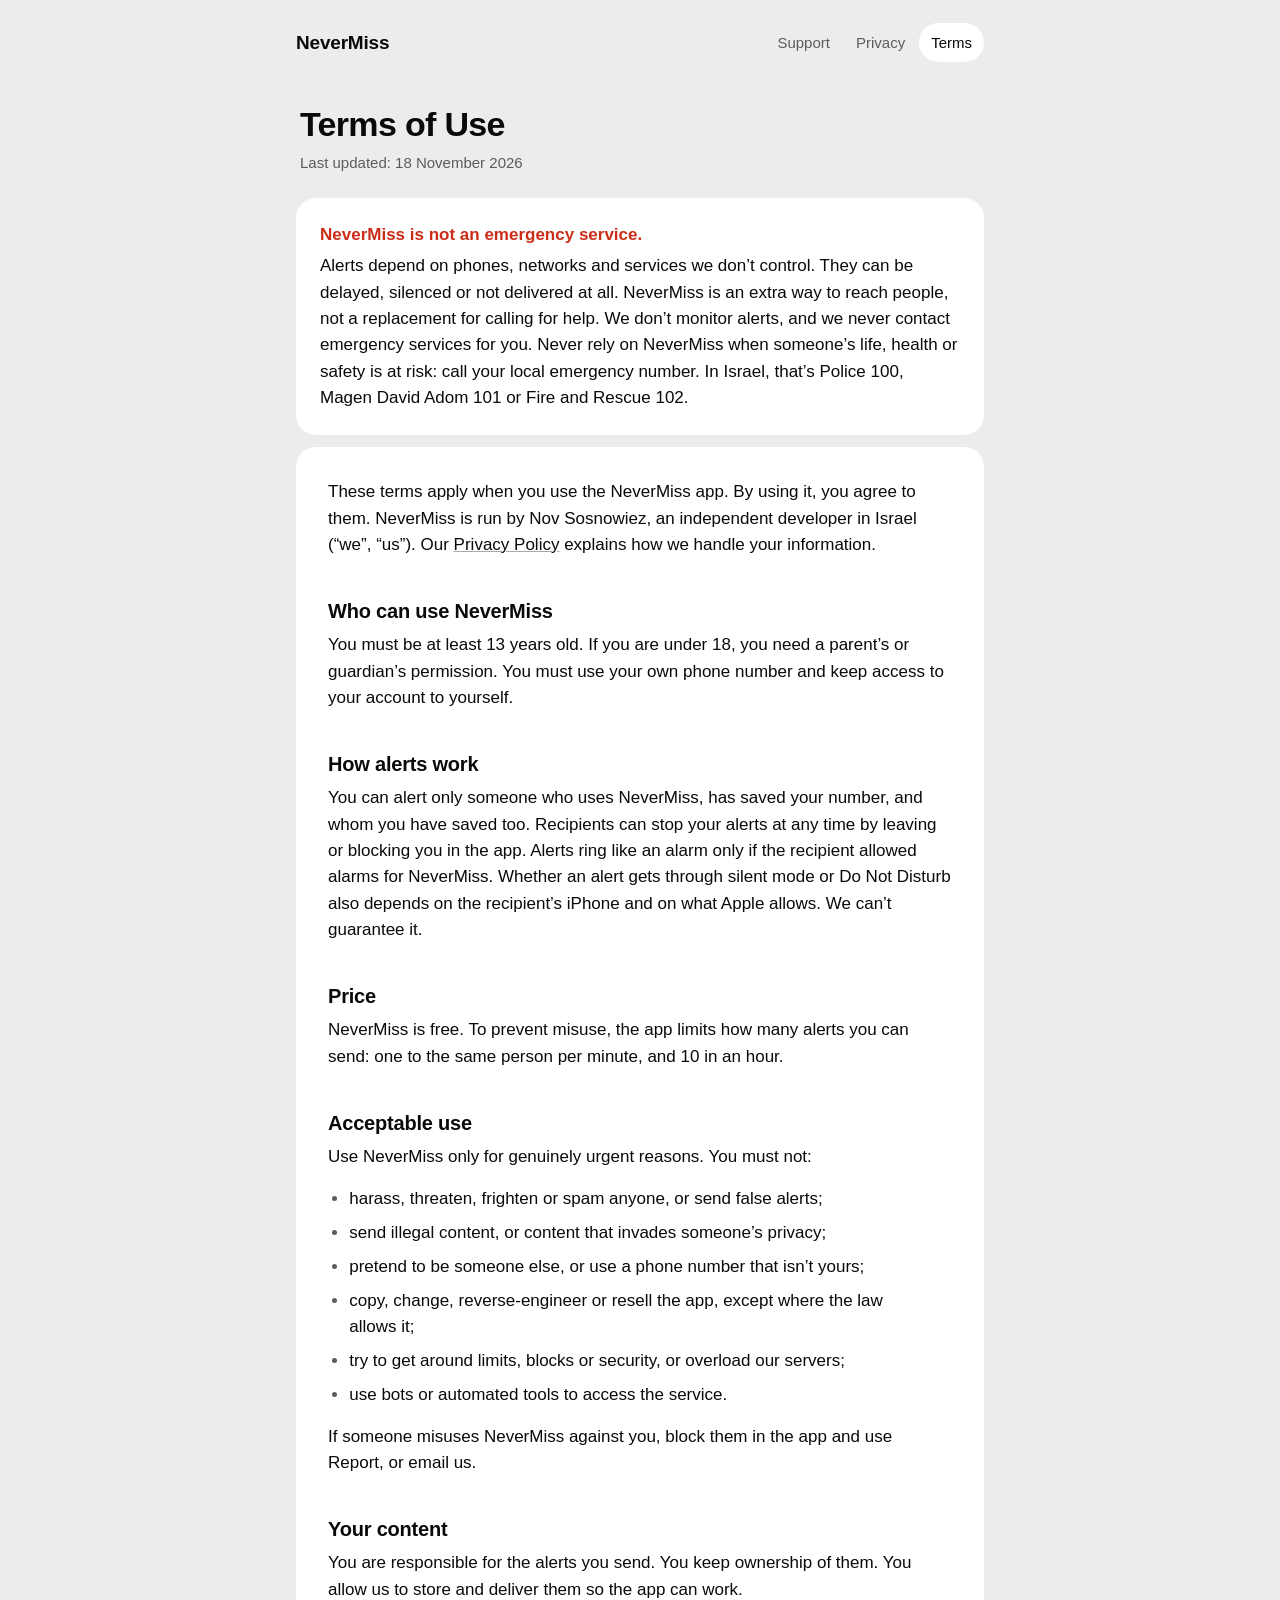
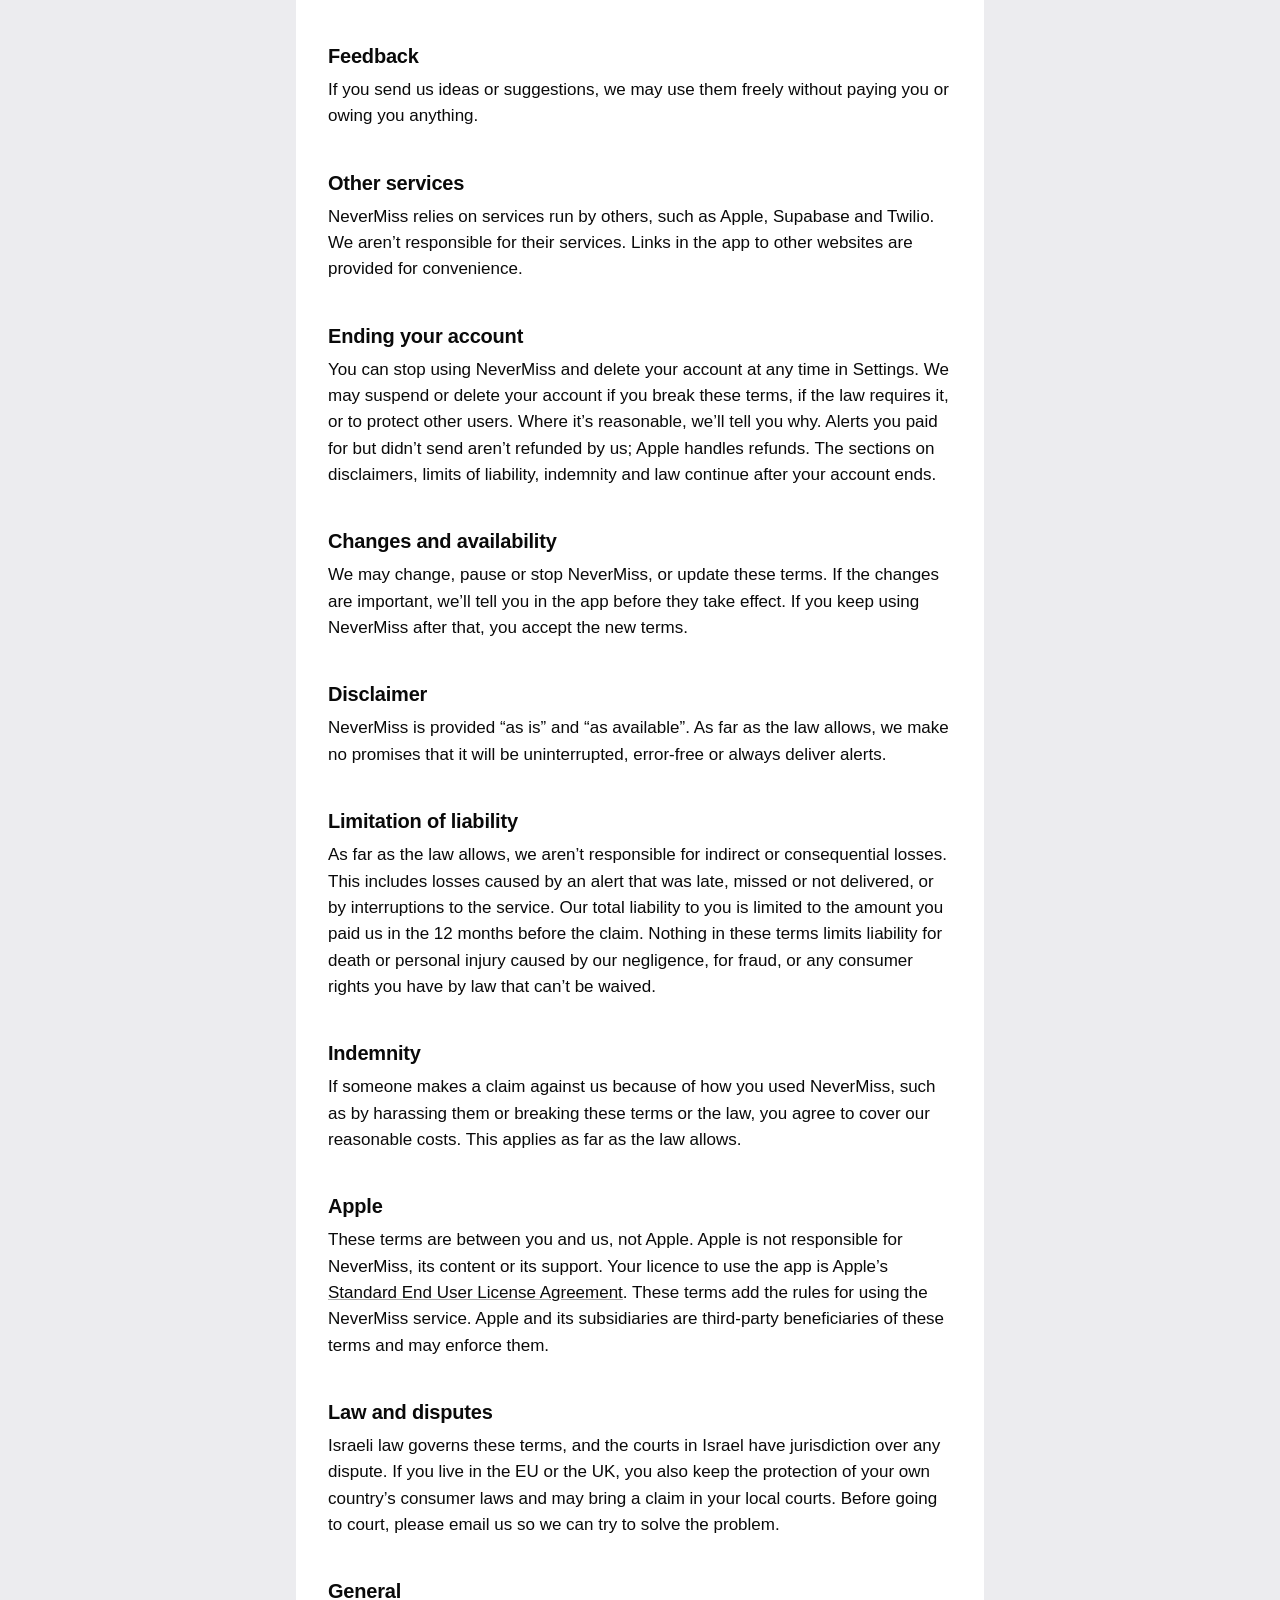
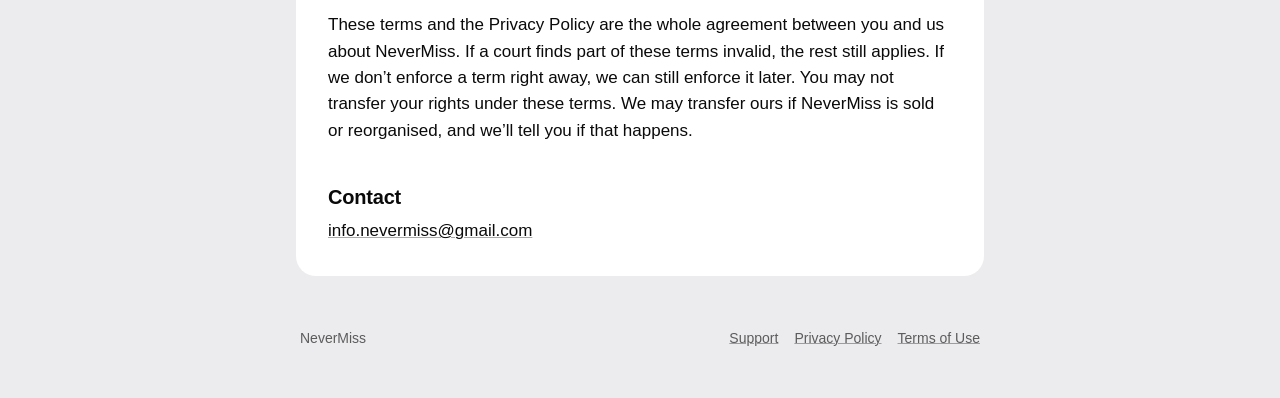
<file: terms.html>
<!doctype html>
<html lang="en">
<head>
  <meta charset="utf-8">
  <meta name="viewport" content="width=device-width, initial-scale=1">
  <title>NeverMiss Terms of Use</title>
  <meta name="theme-color" content="#ECECEF">
  <link rel="icon" href="img/favicon-32.png" sizes="32x32">
  <link rel="apple-touch-icon" href="img/apple-touch-icon.png">
  <link rel="stylesheet" href="style.css">
</head>
<body>
<a class="skip-link" href="#main">Skip to content</a>
<header class="site-header">
  <a class="brand" href="index.html">NeverMiss</a>
  <nav aria-label="Site">
    <a href="support.html">Support</a>
    <a href="privacy.html">Privacy</a>
    <a href="terms.html" aria-current="page">Terms</a>
  </nav>
</header>

<main id="main">
  <div class="page-title">
    <h1>Terms of Use</h1>
    <p class="subtitle">Last updated: 18 November 2026</p>
  </div>
  <section class="card" aria-labelledby="not-emergency">
    <p class="urgent-title" id="not-emergency">NeverMiss is not an emergency service.</p>
    <p>Alerts depend on phones, networks and services we don’t control. They can be delayed, silenced or not delivered at all. NeverMiss is an extra way to reach people, not a replacement for calling for help. We don’t monitor alerts, and we never contact emergency services for you. Never rely on NeverMiss when someone’s life, health or safety is at risk: call your local emergency number. In Israel, that’s Police 100, Magen David Adom 101 or Fire and Rescue 102.</p>
  </section>
  <article class="card prose">
    <p>These terms apply when you use the NeverMiss app. By using it, you agree to them. NeverMiss is run by Nov Sosnowiez, an independent developer in Israel (“we”, “us”). Our <a href="privacy.html">Privacy Policy</a> explains how we handle your information.</p>

    <h2>Who can use NeverMiss</h2>
    <p>You must be at least 13 years old. If you are under 18, you need a parent’s or guardian’s permission. You must use your own phone number and keep access to your account to yourself.</p>

    <h2>How alerts work</h2>
    <p>You can alert only someone who uses NeverMiss, has saved your number, and whom you have saved too. Recipients can stop your alerts at any time by leaving or blocking you in the app. Alerts ring like an alarm only if the recipient allowed alarms for NeverMiss. Whether an alert gets through silent mode or Do Not Disturb also depends on the recipient’s iPhone and on what Apple allows. We can’t guarantee it.</p>

    <h2>Price</h2>
    <p>NeverMiss is free. To prevent misuse, the app limits how many alerts you can send: one to the same person per minute, and 10 in an hour.</p>

    <h2>Acceptable use</h2>
    <p>Use NeverMiss only for genuinely urgent reasons. You must not:</p>
    <ul>
      <li>harass, threaten, frighten or spam anyone, or send false alerts;</li>
      <li>send illegal content, or content that invades someone’s privacy;</li>
      <li>pretend to be someone else, or use a phone number that isn’t yours;</li>
      <li>copy, change, reverse-engineer or resell the app, except where the law allows it;</li>
      <li>try to get around limits, blocks or security, or overload our servers;</li>
      <li>use bots or automated tools to access the service.</li>
    </ul>
    <p>If someone misuses NeverMiss against you, block them in the app and use Report, or email us.</p>

    <h2>Your content</h2>
    <p>You are responsible for the alerts you send. You keep ownership of them. You allow us to store and deliver them so the app can work.</p>

    <h2>Feedback</h2>
    <p>If you send us ideas or suggestions, we may use them freely without paying you or owing you anything.</p>

    <h2>Other services</h2>
    <p>NeverMiss relies on services run by others, such as Apple, Supabase and Twilio. We aren’t responsible for their services. Links in the app to other websites are provided for convenience.</p>

    <h2>Ending your account</h2>
    <p>You can stop using NeverMiss and delete your account at any time in Settings. We may suspend or delete your account if you break these terms, if the law requires it, or to protect other users. Where it’s reasonable, we’ll tell you why. Alerts you paid for but didn’t send aren’t refunded by us; Apple handles refunds. The sections on disclaimers, limits of liability, indemnity and law continue after your account ends.</p>

    <h2>Changes and availability</h2>
    <p>We may change, pause or stop NeverMiss, or update these terms. If the changes are important, we’ll tell you in the app before they take effect. If you keep using NeverMiss after that, you accept the new terms.</p>

    <h2>Disclaimer</h2>
    <p>NeverMiss is provided “as is” and “as available”. As far as the law allows, we make no promises that it will be uninterrupted, error-free or always deliver alerts.</p>

    <h2>Limitation of liability</h2>
    <p>As far as the law allows, we aren’t responsible for indirect or consequential losses. This includes losses caused by an alert that was late, missed or not delivered, or by interruptions to the service. Our total liability to you is limited to the amount you paid us in the 12 months before the claim. Nothing in these terms limits liability for death or personal injury caused by our negligence, for fraud, or any consumer rights you have by law that can’t be waived.</p>

    <h2>Indemnity</h2>
    <p>If someone makes a claim against us because of how you used NeverMiss, such as by harassing them or breaking these terms or the law, you agree to cover our reasonable costs. This applies as far as the law allows.</p>

    <h2>Apple</h2>
    <p>These terms are between you and us, not Apple. Apple is not responsible for NeverMiss, its content or its support. Your licence to use the app is Apple’s <a href="https://www.apple.com/legal/internet-services/itunes/dev/stdeula/">Standard End User License Agreement</a>. These terms add the rules for using the NeverMiss service. Apple and its subsidiaries are third-party beneficiaries of these terms and may enforce them.</p>

    <h2>Law and disputes</h2>
    <p>Israeli law governs these terms, and the courts in Israel have jurisdiction over any dispute. If you live in the EU or the UK, you also keep the protection of your own country’s consumer laws and may bring a claim in your local courts. Before going to court, please email us so we can try to solve the problem.</p>

    <h2>General</h2>
    <p>These terms and the Privacy Policy are the whole agreement between you and us about NeverMiss. If a court finds part of these terms invalid, the rest still applies. If we don’t enforce a term right away, we can still enforce it later. You may not transfer your rights under these terms. We may transfer ours if NeverMiss is sold or reorganised, and we’ll tell you if that happens.</p>

    <h2>Contact</h2>
    <p><a href="mailto:info.nevermiss@gmail.com">info.nevermiss@gmail.com</a></p>
  </article>
</main>
<footer>
  <span>NeverMiss</span>
  <a href="support.html">Support</a>
  <a href="privacy.html">Privacy Policy</a>
  <a href="terms.html">Terms of Use</a>
</footer>
</body>
</html>
</file>
<file: style.css>
/* NeverMiss site — matches the app (Theme.swift): grey page, white cards,
   near-black ink, lilac for the one main action, red only for urgency.
   The app is light-only, so the site is too. */
:root {
  color-scheme: light;
  --color-bg-page: #ECECEF;      /* Color.page */
  --color-bg-card: #FFFFFF;
  --color-text: #0A0A0A;         /* Color.ink */
  --color-text-secondary: #5C5C5C; /* Color.warmStone, 5.7:1 on page, 6.7:1 on card */
  --color-separator: #E2E2E6;
  --color-accent-solid: #C7B8FF; /* Color.lilac — ink on top, never white */
  --color-accent-solid-hover: #B9A7FF;
  --color-urgent-text: #CB2D19;  /* Color.accentText, 5.35:1 on white */
  --radius-card: 20px;
  --radius-control: 999px;
  --space-gutter: 16px;
}

* { box-sizing: border-box; }

html {
  -webkit-font-smoothing: antialiased;
  -moz-osx-font-smoothing: grayscale;
  -webkit-text-size-adjust: 100%;
}

body {
  margin: 0;
  background: var(--color-bg-page);
  color: var(--color-text);
  font-family: -apple-system, BlinkMacSystemFont, "SF Pro Text", "Segoe UI", Roboto, "Helvetica Neue", sans-serif;
  font-size: 1.0625rem; /* 17px, iOS body */
  line-height: 1.55;
}

.skip-link {
  position: absolute;
  inset-inline-start: var(--space-gutter);
  top: -100px;
  background: var(--color-bg-card);
  padding: 8px 16px;
  border-radius: 10px;
  z-index: 1;
}
.skip-link:focus-visible { top: 12px; }

:focus-visible {
  outline: 2px solid var(--color-text);
  outline-offset: 3px;
  border-radius: 4px;
}

/* ---------- Header ---------- */
.site-header {
  max-width: 720px;
  margin: 0 auto;
  padding: 20px var(--space-gutter) 0;
  display: flex;
  align-items: center;
  gap: 4px;
  flex-wrap: wrap;
}
.brand {
  font-weight: 600;
  font-size: 1.1875rem;
  letter-spacing: -0.01em;
  color: var(--color-text);
  text-decoration: none;
  margin-inline-end: auto;
  padding: 8px 0;
}
.site-header nav { display: flex; gap: 2px; }
.site-header nav a {
  color: var(--color-text-secondary);
  text-decoration: none;
  font-size: 0.9375rem;
  font-weight: 500;
  padding: 8px 12px;
  border-radius: var(--radius-control);
  transition: background-color 150ms ease-out, color 150ms ease-out;
}
.site-header nav a[aria-current="page"] {
  color: var(--color-text);
  background: var(--color-bg-card);
}
@media (hover: hover) {
  .site-header nav a:not([aria-current]):hover { color: var(--color-text); }
}

/* ---------- Page ---------- */
main {
  max-width: 720px;
  margin: 0 auto;
  padding: 40px var(--space-gutter) 24px;
}

h1, h2, h3 { text-wrap: balance; }
p, li { text-wrap: pretty; }

h1 {
  font-size: 2.125rem; /* 34px, iOS large title */
  line-height: 1.15;
  font-weight: 600;
  letter-spacing: -0.02em;
  margin: 0;
}
.page-title { padding: 0 4px; margin-bottom: 24px; }
.subtitle {
  color: var(--color-text-secondary);
  font-size: 0.9375rem;
  margin: 6px 0 0;
}

h2 {
  font-size: 1.25rem;
  line-height: 1.3;
  font-weight: 600;
  letter-spacing: -0.01em;
  margin: 2em 0 0.4em;
}
h2:first-child { margin-top: 0; }

.section-label {
  font-size: 0.8125rem;
  font-weight: 600;
  text-transform: uppercase;
  letter-spacing: 0.05em;
  color: var(--color-text-secondary);
  margin: 36px 0 8px;
  padding: 0 20px;
}

p { margin: 0 0 0.9em; }
ul { margin: 0 0 0.9em; padding-inline-start: 1.25em; }
li { margin-bottom: 0.45em; }
li::marker { color: var(--color-text-secondary); }

a {
  color: var(--color-text);
  text-decoration-line: underline;
  text-decoration-thickness: from-font;
  text-underline-position: from-font;
  text-decoration-color: color-mix(in oklab, var(--color-text) 35%, transparent);
  transition: text-decoration-color 150ms ease-out;
  overflow-wrap: break-word;
}
@media (hover: hover) {
  a:hover { text-decoration-color: var(--color-text); }
}

/* ---------- Cards ---------- */
.card {
  background: var(--color-bg-card);
  border-radius: var(--radius-card);
  padding: 24px;
  margin-bottom: 12px;
}
.card > :last-child { margin-bottom: 0; }

/* Long legal text: one quiet card, capped to a readable measure. */
.prose { padding: 32px; }
.prose p, .prose li { max-width: 68ch; }

/* The emergency warning: the one place red appears. */
.urgent-title {
  color: var(--color-urgent-text);
  font-weight: 600;
  margin-bottom: 0.3em;
}

/* ---------- Support hero ---------- */
.hero h1 { margin-bottom: 8px; }
.hero p { color: var(--color-text-secondary); max-width: 46ch; }
.actions {
  display: flex;
  flex-wrap: wrap;
  align-items: center;
  gap: 12px 16px;
  margin-top: 20px;
}
.email {
  color: var(--color-text-secondary);
  font-size: 0.9375rem;
  user-select: all;
}

.button {
  display: inline-flex;
  align-items: center;
  justify-content: center;
  min-height: 48px;
  padding: 0 24px;
  border-radius: var(--radius-control);
  background: var(--color-accent-solid);
  color: var(--color-text);
  font-weight: 600;
  text-decoration: none;
  transition: background-color 150ms ease-out, scale 150ms ease-out;
}
@media (hover: hover) {
  .button:hover { background: var(--color-accent-solid-hover); }
}
@media (prefers-reduced-motion: no-preference) {
  .button:active { scale: 0.96; }
}

/* ---------- FAQ: grouped list, like iOS Settings ---------- */
.faq { padding: 0; overflow: hidden; }
.faq details + details { border-top: 1px solid var(--color-separator); }
.faq summary {
  list-style: none;
  cursor: pointer;
  display: flex;
  align-items: center;
  justify-content: space-between;
  gap: 16px;
  padding: 16px 20px;
  min-height: 56px;
  font-weight: 600;
  -webkit-tap-highlight-color: transparent;
  transition: background-color 150ms ease-out;
}
.faq summary::-webkit-details-marker { display: none; }
.faq summary::after {
  content: "";
  flex: none;
  width: 8px;
  height: 8px;
  border-right: 2px solid var(--color-text-secondary);
  border-bottom: 2px solid var(--color-text-secondary);
  rotate: 45deg;
  translate: 0 -2px;
}
.faq details[open] summary::after { rotate: 225deg; translate: 0 2px; }
@media (prefers-reduced-motion: no-preference) {
  .faq summary::after { transition: rotate 200ms ease-out, translate 200ms ease-out; }
}
@media (hover: hover) {
  .faq summary:hover { background: #F6F6F8; }
}
.faq summary:focus-visible { outline-offset: -3px; border-radius: 0; }
.faq .answer { padding: 0 20px 18px; color: var(--color-text); }
.faq .answer p { margin: 0; max-width: 62ch; }

/* ---------- Table (privacy legal bases) ---------- */
table { border-collapse: collapse; width: 100%; font-size: 0.9375rem; margin: 8px 0 1.2em; }
th, td {
  text-align: start;
  vertical-align: top;
  padding: 12px 12px 12px 0;
  border-bottom: 1px solid var(--color-separator);
}
th {
  font-size: 0.8125rem;
  font-weight: 600;
  text-transform: uppercase;
  letter-spacing: 0.05em;
  color: var(--color-text-secondary);
}
tr:last-child td { border-bottom: 0; }

/* On narrow screens each row becomes a small stacked block — no sideways scrolling. */
@media (max-width: 600px) {
  table, tbody, tr, td { display: block; }
  thead { position: absolute; width: 1px; height: 1px; overflow: hidden; clip-path: inset(50%); }
  tr { padding: 12px 0; border-bottom: 1px solid var(--color-separator); }
  tr:last-child { border-bottom: 0; }
  td { border: 0; padding: 2px 0; }
  td:first-child { font-weight: 600; }
  td[data-label]:not(:first-child)::before {
    content: attr(data-label) ": ";
    color: var(--color-text-secondary);
  }
}

/* ---------- Footer ---------- */
footer {
  max-width: 720px;
  margin: 0 auto;
  padding: 16px calc(var(--space-gutter) + 4px) 48px;
  color: var(--color-text-secondary);
  font-size: 0.875rem;
  display: flex;
  flex-wrap: wrap;
  gap: 4px 16px;
}
footer a { color: var(--color-text-secondary); }
footer span { margin-inline-end: auto; }

@media (max-width: 480px) {
  main { padding-top: 28px; }
  .card { padding: 20px; }
  .prose { padding: 24px 20px; }
  h1 { font-size: 1.875rem; }
}

/* ======================================================================
   Landing page (index.html). Same tokens as the rest of the site; wider
   measure for the hero, everything else stays in the 720px column.
   ====================================================================== */
:root {
  --ease-out: cubic-bezier(0.23, 1, 0.32, 1);
  --color-input-border: #D4D4DA;
}

.visually-hidden {
  position: absolute; width: 1px; height: 1px; overflow: hidden;
  clip-path: inset(50%); white-space: nowrap;
}

/* ---------- Sticky header ---------- */
.site-header--sticky {
  position: sticky;
  top: 0;
  z-index: 10;
  max-width: none;
  padding: 0;
  display: block;
  background: var(--color-bg-page);
  box-shadow: 0 1px 0 transparent;
  transition: box-shadow 200ms ease-out;
}
.site-header--sticky[data-scrolled] { box-shadow: 0 1px 0 var(--color-separator); }
.site-header__inner {
  max-width: calc(880px + 2 * var(--space-gutter));
  margin: 0 auto;
  padding: 10px var(--space-gutter);
  display: flex;
  align-items: center;
  gap: 8px;
}
.brand { display: inline-flex; align-items: center; gap: 10px; }
.brand__icon { width: 32px; height: 32px; border-radius: 8px; flex: none; }
.site-header__nav { display: flex; gap: 2px; }
.button--small { min-height: 40px; padding: 0 18px; font-size: 0.9375rem; white-space: nowrap; flex: none; }
@media (max-width: 380px) {
  .hide-narrow { display: none; }
}
@media (max-width: 640px) {
  .site-header .site-header__nav { display: none; } /* same links live in the footer */
}

/* ---------- Layout ---------- */
.landing main { max-width: calc(880px + 2 * var(--space-gutter)); padding-top: 0; }
.section { padding-top: 64px; }
.section__title {
  font-size: 1.75rem;
  line-height: 1.2;
  letter-spacing: -0.02em;
  font-weight: 600;
  margin: 0 4px 16px;
}
.section__intro { color: var(--color-text-secondary); margin: -4px 4px 16px; max-width: 56ch; }

/* ---------- Hero ---------- */
.hero {
  display: grid;
  grid-template-columns: minmax(0, 1fr) auto;
  align-items: center;
  gap: 48px;
  padding-top: 56px;
}
.hero h1 {
  font-size: clamp(2.25rem, 1.4rem + 3.4vw, 3.5rem);
  line-height: 1.05;
  letter-spacing: -0.035em;
  max-width: 14ch;
}
.lede {
  font-size: 1.1875rem;
  line-height: 1.5;
  color: var(--color-text-secondary);
  max-width: 44ch;
  margin: 20px 0 28px;
}

.hero__phone { margin: 0; display: grid; justify-items: center; gap: 12px; }
.hero__phone figcaption { font-size: 0.875rem; color: var(--color-text-secondary); }
/* Apple's official iPhone 17 bezel (Apple Design Resources) around a real simulator screenshot. */
.device { display: block; width: 300px; max-width: 100%; height: auto; }
.hero__device { position: relative; }

@media (max-width: 820px) {
  .hero { grid-template-columns: 1fr; gap: 40px; padding-top: 36px; }
  .device { width: 270px; }
}

/* ---------- Waitlist form ---------- */
.waitlist { max-width: 480px; }
.waitlist__row { display: flex; gap: 8px; }
.waitlist__input {
  flex: 1;
  min-width: 0;
  min-height: 52px;
  padding: 0 20px;
  border: 1px solid var(--color-input-border);
  border-radius: var(--radius-control);
  background: var(--color-bg-card);
  color: var(--color-text);
  font: inherit;
  font-size: 1.0625rem; /* 17px: no zoom-on-focus in iOS Safari */
  transition: border-color 150ms ease-out;
}
.waitlist__input::placeholder { color: #75757D; } /* 4.6:1 on white */
.waitlist__input:focus-visible { outline: 2px solid var(--color-text); outline-offset: 2px; border-color: var(--color-text); }
.waitlist__button { min-height: 52px; flex: none; border: 0; font: inherit; font-weight: 600; cursor: pointer; }
.waitlist__button:disabled { cursor: progress; opacity: 0.7; }
.waitlist__note {
  font-size: 0.875rem;
  color: var(--color-text-secondary);
  margin: 8px 0 0 20px;
  min-height: 1.4em;
}
.waitlist.is-error .waitlist__input { border-color: var(--color-urgent-text); }
.waitlist.is-error .waitlist__note { color: var(--color-urgent-text); }
.waitlist.is-done .waitlist__row { display: none; }
.waitlist.is-done .waitlist__note {
  margin: 0;
  font-size: 1.0625rem;
  font-weight: 600;
  color: var(--color-text);
  padding: 16px 20px;
  border-radius: 16px;
  background: var(--color-accent-solid);
}
@media (prefers-reduced-motion: no-preference) {
  .waitlist.is-done .waitlist__note {
    transition: opacity 300ms var(--ease-out), translate 300ms var(--ease-out);
    @starting-style { opacity: 0; translate: 0 6px; }
  }
}
/* Honeypot: kept off-screen rather than display:none, which some bots skip. */
.waitlist__trap { position: absolute; left: -9999px; width: 1px; height: 1px; overflow: hidden; }

@media (max-width: 480px) {
  .waitlist__row { flex-direction: column; }
  .waitlist__button { width: 100%; }
  .waitlist__note { margin-left: 4px; }
}

/* ---------- How it works ---------- */
/* Real app screenshots, so the page shows the product instead of describing it. */
.steps {
  list-style: none;
  margin: 0;
  padding: 0;
  display: grid;
  grid-template-columns: repeat(3, minmax(0, 1fr));
  gap: 32px 24px;
}
.step { margin: 0; display: grid; align-content: start; gap: 16px; }
/* Each screenshot already sits in the same iPhone frame as the hero picture. */
.step__shot { display: block; width: 100%; max-width: 230px; height: auto; }
.step__text { display: grid; gap: 4px; padding: 0 4px; }
.step h3 { font-size: 1.0625rem; line-height: 1.3; font-weight: 600; margin: 0; }
.step__number {
  font-variant-numeric: tabular-nums;
  color: var(--color-text-secondary);
  margin-inline-end: 8px;
}
.step p { margin: 0; color: var(--color-text-secondary); font-size: 0.9375rem; line-height: 1.5; }

/* Phones: picture beside the words, one step per row. */
@media (max-width: 640px) {
  .steps { grid-template-columns: 1fr; gap: 28px; }
  .step { grid-template-columns: 136px minmax(0, 1fr); align-items: center; gap: 20px; }
}

/* ---------- The problem, in one line ---------- */
.problem p {
  font-size: 1.375rem;
  line-height: 1.4;
  letter-spacing: -0.01em;
  font-weight: 500;
  max-width: 30ch;
  margin: 0 4px;
}

/* ---------- Questions: plain list with hairlines, no card ---------- */
.questions { border-top: 1px solid #D4D4DA; }
.questions details { border-bottom: 1px solid #D4D4DA; }
.questions summary {
  list-style: none;
  cursor: pointer;
  display: flex;
  align-items: center;
  justify-content: space-between;
  gap: 16px;
  padding: 16px 4px;
  font-weight: 500;
  -webkit-tap-highlight-color: transparent;
}
.questions summary::-webkit-details-marker { display: none; }
.questions summary::after {
  content: "";
  flex: none;
  width: 8px;
  height: 8px;
  border-right: 2px solid var(--color-text-secondary);
  border-bottom: 2px solid var(--color-text-secondary);
  rotate: 45deg;
  translate: 0 -2px;
}
.questions details[open] summary::after { rotate: 225deg; translate: 0 2px; }
@media (prefers-reduced-motion: no-preference) {
  .questions summary::after { transition: rotate 200ms ease-out, translate 200ms ease-out; }
}
.questions summary:focus-visible { outline-offset: -2px; }
.questions details p { margin: -4px 4px 20px; max-width: 62ch; color: var(--color-text-secondary); }

/* ---------- Rules: plain list with hairlines, no card ---------- */
.rules { margin: 0; border-top: 1px solid #D4D4DA; }
.rules > div {
  display: grid;
  grid-template-columns: minmax(0, 14rem) minmax(0, 1fr);
  gap: 4px 24px;
  padding: 16px 4px;
  border-bottom: 1px solid #D4D4DA;
}
.rules dt { font-weight: 500; }
.rules dd { margin: 0; color: var(--color-text-secondary); }
@media (max-width: 560px) {
  .rules > div { grid-template-columns: 1fr; }
}

/* ---------- Notice + closing ---------- */
.notice { margin-bottom: 0; }
.closing { padding-bottom: 32px; }
.closing__card { padding: 32px; display: grid; gap: 12px; }
.closing__card h2 { font-size: 1.5rem; line-height: 1.3; letter-spacing: -0.02em; font-weight: 600; margin: 0; }
.closing__card > p { color: var(--color-text-secondary); margin: 0 0 8px; max-width: 48ch; }

.landing footer { max-width: calc(880px + 2 * var(--space-gutter)); }

@media (max-width: 480px) {
  .section { padding-top: 44px; }
  .closing__card { padding: 24px 20px; }
}
</file>
